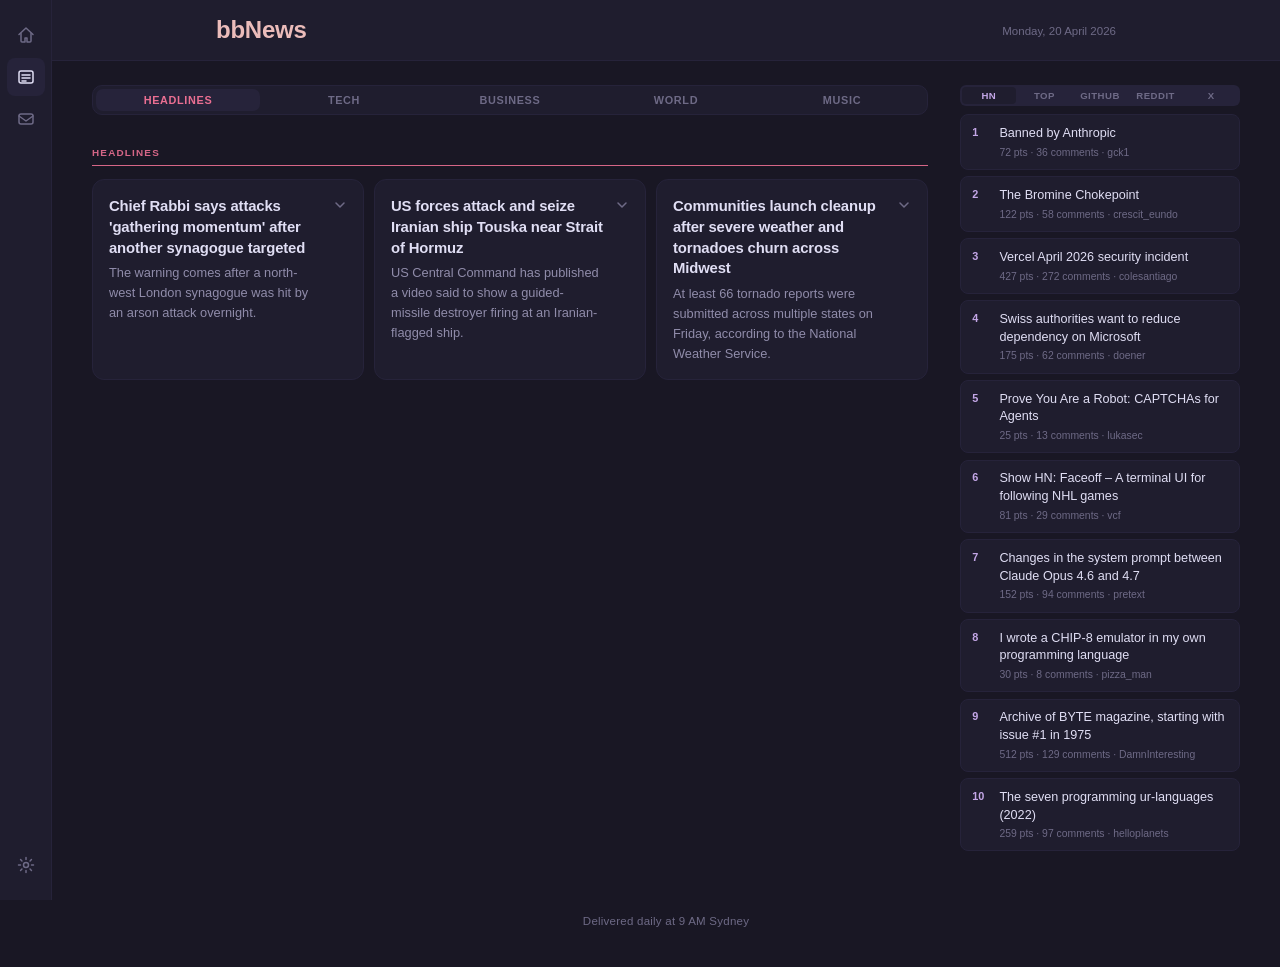
<file: index.html>
<!DOCTYPE html>
<html lang="en">
<head>
  <meta charset="UTF-8" />
  <meta name="viewport" content="width=device-width, initial-scale=1.0" />
  <title>bbNews</title>
  <link rel="icon" type="image/svg+xml" href="favicon.svg" />
  <link rel="stylesheet" href="style.css" />
</head>
<body>
  <header>
    <div class="header-inner">
      <h1>bbNews</h1>
      <div id="news-date"></div>
    </div>
  </header>

  <main>
    <div id="news-container"></div>
    <aside id="hn-container"></aside>
  </main>

  <footer>Delivered daily at 9 AM Sydney</footer>

  <script src="nav.js"></script>
  <script src="app.js"></script>
</body>
</html>
</file>
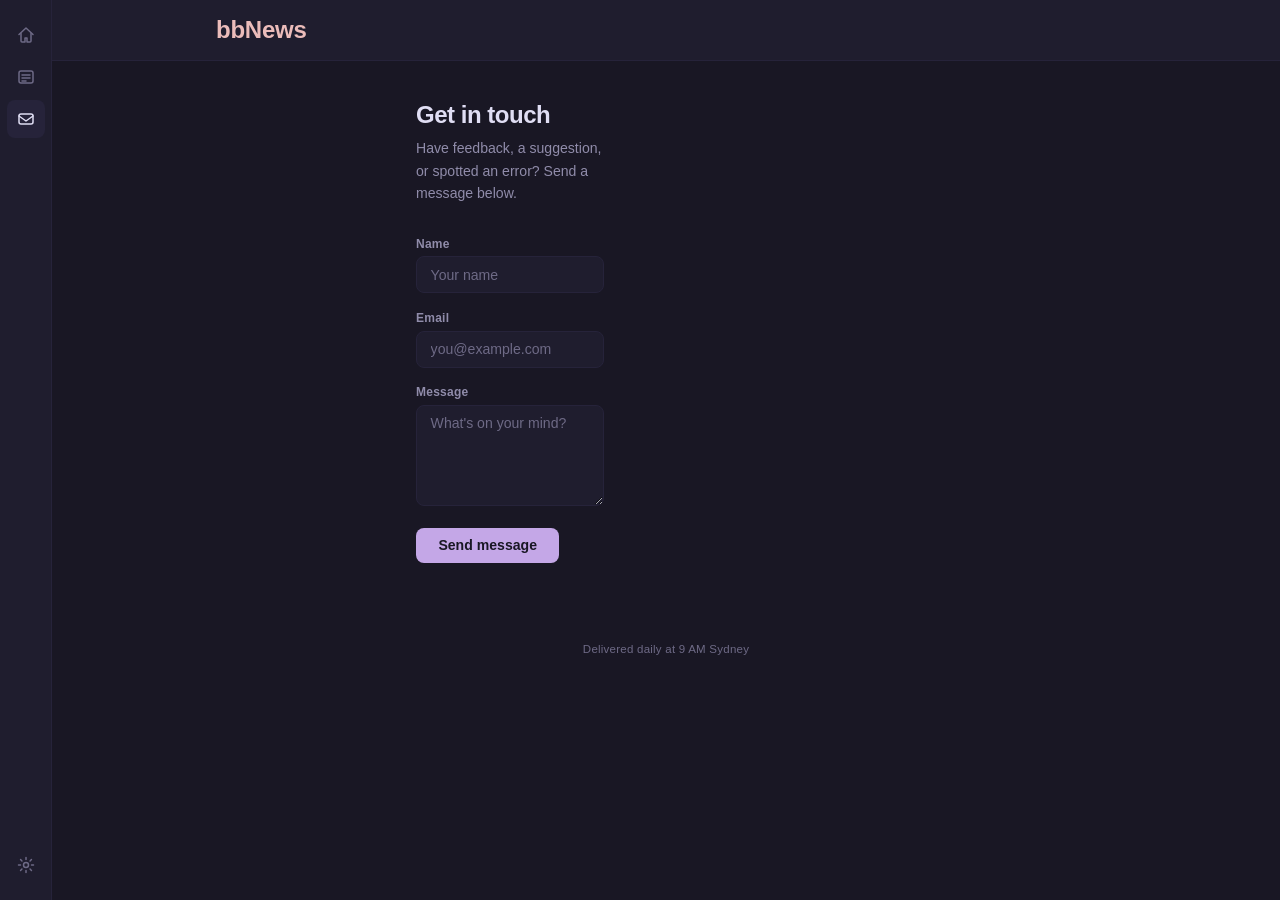
<file: contact.html>
<!DOCTYPE html>
<html lang="en">
<head>
  <meta charset="UTF-8" />
  <meta name="viewport" content="width=device-width, initial-scale=1.0" />
  <title>bbNews — Contact</title>
  <link rel="icon" type="image/svg+xml" href="favicon.svg" />
  <link rel="stylesheet" href="style.css" />
</head>
<body>
  <header>
    <div class="header-inner">
      <h1>bbNews</h1>
    </div>
  </header>

  <main class="contact-main">
    <div class="contact-wrap">
      <h2>Get in touch</h2>
      <p>Have feedback, a suggestion, or spotted an error? Send a message below.</p>

      <form name="contact" method="POST" data-netlify="true" class="contact-form">
        <input type="hidden" name="form-name" value="contact" />
        <div class="field">
          <label for="name">Name</label>
          <input type="text" id="name" name="name" required placeholder="Your name" />
        </div>
        <div class="field">
          <label for="email">Email</label>
          <input type="email" id="email" name="email" required placeholder="you@example.com" />
        </div>
        <div class="field">
          <label for="message">Message</label>
          <textarea id="message" name="message" required rows="5" placeholder="What's on your mind?"></textarea>
        </div>
        <button type="submit" class="submit-btn">Send message</button>
      </form>
    </div>
  </main>

  <footer>Delivered daily at 9 AM Sydney</footer>

  <script src="nav.js"></script>
</body>
</html>
</file>
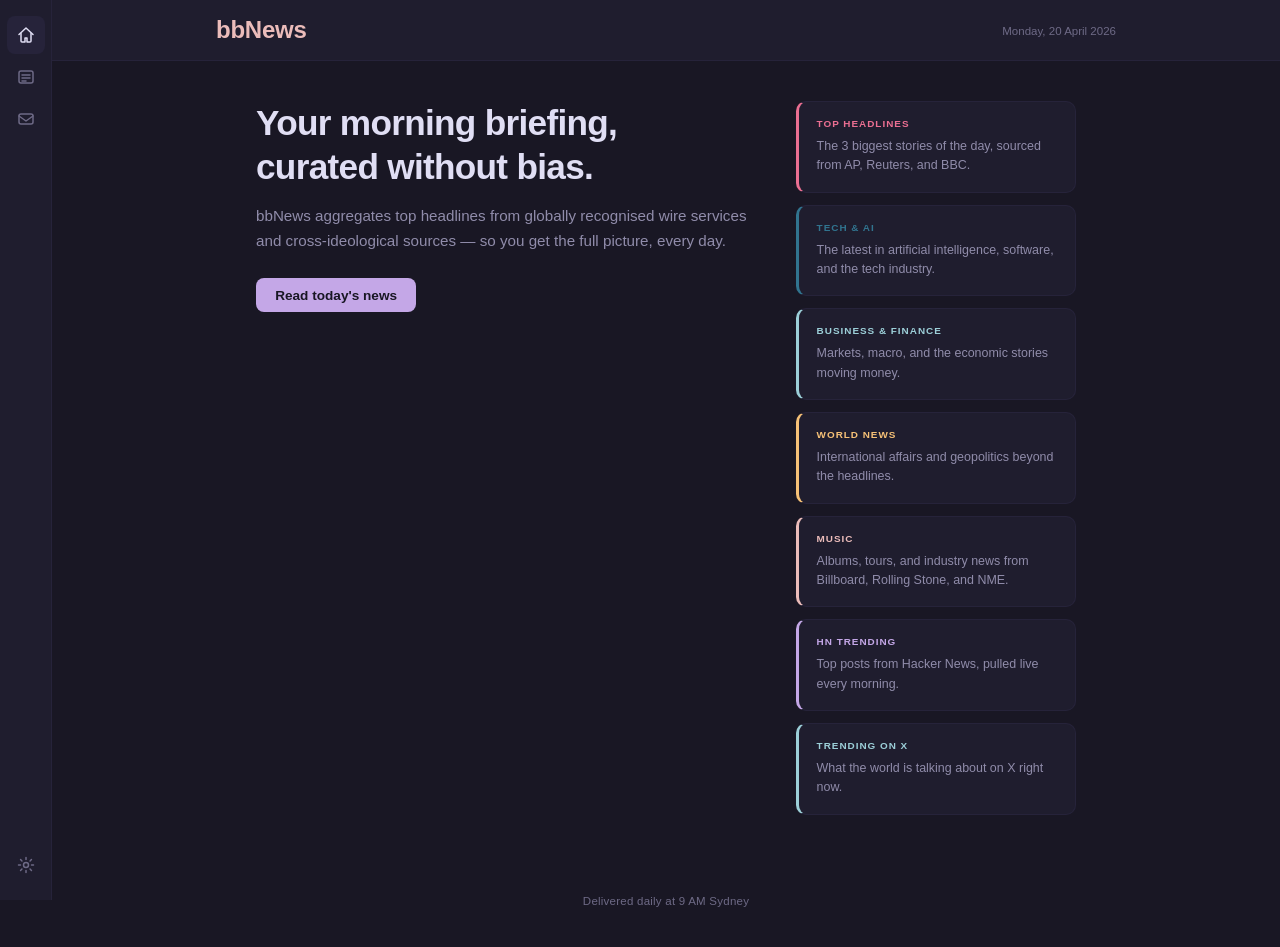
<file: home.html>
<!DOCTYPE html>
<html lang="en">
<head>
  <meta charset="UTF-8" />
  <meta name="viewport" content="width=device-width, initial-scale=1.0" />
  <title>bbNews — Home</title>
  <link rel="icon" type="image/svg+xml" href="favicon.svg" />
  <link rel="stylesheet" href="style.css" />
</head>
<body>
  <header>
    <div class="header-inner">
      <h1>bbNews</h1>
      <div id="news-date"></div>
    </div>
  </header>

  <main class="home-main">
    <div class="home-hero">
      <h2>Your morning briefing,<br>curated without bias.</h2>
      <p>bbNews aggregates top headlines from globally recognised wire services and cross-ideological sources — so you get the full picture, every day.</p>
      <a href="index.html" class="home-cta">Read today's news</a>
    </div>

    <div class="home-grid">
      <div class="home-card accent-love">
        <div class="home-card-label label-red">Top Headlines</div>
        <p>The 3 biggest stories of the day, sourced from AP, Reuters, and BBC.</p>
      </div>
      <div class="home-card accent-pine">
        <div class="home-card-label label-blue">Tech &amp; AI</div>
        <p>The latest in artificial intelligence, software, and the tech industry.</p>
      </div>
      <div class="home-card accent-foam">
        <div class="home-card-label label-green">Business &amp; Finance</div>
        <p>Markets, macro, and the economic stories moving money.</p>
      </div>
      <div class="home-card accent-gold">
        <div class="home-card-label label-yellow">World News</div>
        <p>International affairs and geopolitics beyond the headlines.</p>
      </div>
      <div class="home-card accent-rose">
        <div class="home-card-label label-rose">Music</div>
        <p>Albums, tours, and industry news from Billboard, Rolling Stone, and NME.</p>
      </div>
      <div class="home-card accent-iris">
        <div class="home-card-label label-iris">HN Trending</div>
        <p>Top posts from Hacker News, pulled live every morning.</p>
      </div>
      <div class="home-card accent-foam-x">
        <div class="home-card-label label-foam">Trending on X</div>
        <p>What the world is talking about on X right now.</p>
      </div>
    </div>
  </main>

  <footer>Delivered daily at 9 AM Sydney</footer>

  <script src="nav.js"></script>
  <script>
    fetch('news.json').then(r => r.json()).then(({ date }) => {
      document.getElementById('news-date').textContent = date;
    }).catch(() => {});
  </script>
</body>
</html>
</file>
<file: style.css>
/* ── Rosé Pine — Main ───────────────────────────────────── */
:root {
  --base:    #191724;
  --surface: #1f1d2e;
  --overlay: #26233a;
  --muted:   #6e6a86;
  --subtle:  #908caa;
  --text:    #e0def4;
  --love:    #eb6f92;
  --gold:    #f6c177;
  --rose:    #ebbcba;
  --pine:    #31748f;
  --foam:    #9ccfd8;
  --iris:    #c4a7e7;
  --hl-med:  #403d52;
  --hl-high: #524f67;
}

*, *::before, *::after { box-sizing: border-box; margin: 0; padding: 0; }

html { scroll-behavior: smooth; }

body {
  font-family: -apple-system, BlinkMacSystemFont, 'Segoe UI', sans-serif;
  background: var(--base);
  color: var(--text);
  min-height: 100vh;
  font-size: 16px;
  -webkit-font-smoothing: antialiased;
}

/* ── Entrance animation ──────────────────────────────────── */
@keyframes fadeUp {
  from { opacity: 0; transform: translateY(10px); }
  to   { opacity: 1; transform: translateY(0); }
}

.fade-in {
  opacity: 0;
  animation: fadeUp 0.4s ease forwards;
}

/* ── Header ─────────────────────────────────────────────── */
header {
  background: var(--surface);
  padding: 1rem 1.25rem;
  border-bottom: 1px solid var(--overlay);
  position: sticky;
  top: 0;
  z-index: 10;
  backdrop-filter: blur(12px);
  -webkit-backdrop-filter: blur(12px);
}

.header-inner {
  max-width: 900px;
  margin: 0 auto;
  display: flex;
  align-items: center;
  justify-content: space-between;
  gap: 0.75rem;
}

header h1 {
  font-size: clamp(1.1rem, 4vw, 1.5rem);
  font-weight: 700;
  color: var(--rose);
  letter-spacing: -0.01em;
}

#news-date {
  font-size: 0.72rem;
  color: var(--muted);
  line-height: 1.5;
  margin-top: 0.15rem;
}

/* ── Nav sidebar ─────────────────────────────────────────── */
#nav-sidebar {
  display: none;
  position: fixed;
  left: 0;
  top: 0;
  bottom: 0;
  width: 52px;
  background: var(--surface);
  border-right: 1px solid var(--overlay);
  z-index: 20;
  flex-direction: column;
  align-items: center;
  padding: 1rem 0;
  gap: 0.25rem;
}

@media (min-width: 860px) {
  #nav-sidebar { display: flex; }
  body { padding-left: 52px; }
}

.nav-spacer { flex: 1; }

.nav-link {
  position: relative;
  display: flex;
  align-items: center;
  justify-content: center;
  width: 38px;
  height: 38px;
  border-radius: 8px;
  color: var(--muted);
  text-decoration: none;
  transition: background 0.15s ease, color 0.15s ease;
  background: none;
  border: none;
  padding: 0;
  cursor: pointer;
  font: inherit;
}

.nav-link:hover  { background: var(--overlay); color: var(--subtle); }
.nav-link.active { background: var(--overlay); color: var(--text); }

.nav-link::after {
  content: attr(data-label);
  position: absolute;
  left: calc(100% + 10px);
  top: 50%;
  transform: translateY(-50%);
  background: var(--overlay);
  color: var(--text);
  font-size: 0.72rem;
  font-weight: 500;
  white-space: nowrap;
  padding: 0.3rem 0.65rem;
  border-radius: 6px;
  border: 1px solid var(--hl-med);
  pointer-events: none;
  opacity: 0;
  transition: opacity 0.15s ease;
  z-index: 30;
}

.nav-link:hover::after { opacity: 1; }

/* ── Settings popout ─────────────────────────────────────── */
#settings-popout {
  display: none;
  position: fixed;
  left: 60px;
  bottom: 8px;
  width: 196px;
  background: var(--surface);
  border: 1px solid var(--hl-med);
  border-radius: 10px;
  padding: 0.75rem;
  z-index: 100;
  box-shadow: 0 8px 24px rgba(0,0,0,0.35);
  opacity: 0;
  transform: translateX(-6px);
  pointer-events: none;
  transition: opacity 0.15s ease, transform 0.15s ease;
}

@media (min-width: 860px) {
  #settings-popout { display: block; }
}

#settings-popout.open {
  opacity: 1;
  transform: translateX(0);
  pointer-events: all;
}

.settings-title {
  font-size: 0.63rem;
  font-weight: 700;
  color: var(--muted);
  letter-spacing: 0.1em;
  text-transform: uppercase;
  margin-bottom: 0.55rem;
}

.settings-row {
  display: flex;
  align-items: center;
  justify-content: space-between;
  padding: 0.45rem 0;
  font-size: 0.8rem;
  color: var(--subtle);
  cursor: pointer;
  user-select: none;
  gap: 0.5rem;
}

.settings-row + .settings-row {
  border-top: 1px solid var(--overlay);
}

.toggle-wrap { display: flex; align-items: center; flex-shrink: 0; }

.toggle-wrap input[type="checkbox"] {
  position: absolute;
  opacity: 0;
  width: 0;
  height: 0;
}

.toggle-track {
  width: 32px;
  height: 18px;
  background: var(--overlay);
  border: 1px solid var(--hl-med);
  border-radius: 9px;
  position: relative;
  transition: background 0.2s ease, border-color 0.2s ease;
  cursor: pointer;
  flex-shrink: 0;
}

.toggle-thumb {
  position: absolute;
  top: 2px;
  left: 2px;
  width: 12px;
  height: 12px;
  border-radius: 50%;
  background: var(--muted);
  transition: transform 0.2s ease, background 0.2s ease;
}

.toggle-wrap input:checked + .toggle-track {
  background: var(--iris);
  border-color: var(--iris);
}

.toggle-wrap input:checked + .toggle-track .toggle-thumb {
  transform: translateX(14px);
  background: var(--base);
}

/* ── Light mode (Rosé Pine Dawn) ─────────────────────────── */
body.light-mode {
  --base:    #faf4ed;
  --surface: #fffaf3;
  --overlay: #f2e9de;
  --muted:   #9893a5;
  --subtle:  #797593;
  --text:    #575279;
  --love:    #b4637a;
  --gold:    #ea9d34;
  --rose:    #d7827a;
  --pine:    #286983;
  --foam:    #56949f;
  --iris:    #907aa9;
  --hl-med:  #dfdad9;
  --hl-high: #cecacd;
}

/* ── List view ───────────────────────────────────────────── */
body.list-view .section-grid {
  grid-template-columns: 1fr !important;
}

body.list-view .article summary {
  padding: 0.6rem 0.85rem;
}

body.list-view .article h2 {
  font-size: 0.85rem;
}

body.list-view .preview {
  display: none;
}

/* ── Main layout ─────────────────────────────────────────── */
main {
  max-width: 1180px;
  margin: 1.5rem auto;
  padding: 0 1rem;
  display: grid;
  grid-template-columns: 1fr;
  gap: 2rem;
  align-items: start;
}

@media (min-width: 860px) {
  main {
    grid-template-columns: 1fr 280px;
  }
}

#news-container {
  display: flex;
  flex-direction: column;
  gap: 2rem;
}

/* ── Section labels ──────────────────────────────────────── */
.section-label {
  font-size: 0.62rem;
  font-weight: 700;
  letter-spacing: 0.12em;
  text-transform: uppercase;
  margin-bottom: 0.8rem;
  padding-bottom: 0.45rem;
  border-bottom: 1px solid currentColor;
  opacity: 0.9;
}
.label-red    { color: var(--love); }
.label-blue   { color: var(--pine); }
.label-green  { color: var(--foam); }
.label-yellow { color: var(--gold); }
.label-iris   { color: var(--iris); }
.label-rose   { color: var(--rose); }

/* ── Grid ────────────────────────────────────────────────── */
.section-grid {
  display: grid;
  gap: 0.65rem;
  grid-template-columns: 1fr;
  margin-bottom: 0.75rem;
}

@media (min-width: 540px) {
  .section-grid {
    grid-template-columns: repeat(auto-fill, minmax(220px, 1fr));
  }
}

/* ── Cards ───────────────────────────────────────────────── */
.article {
  background: var(--surface);
  border-radius: 12px;
  border: 1px solid var(--overlay);
  overflow: hidden;
  transition:
    border-color 0.25s ease,
    box-shadow   0.25s ease,
    transform    0.2s ease;
  will-change: transform;
}

.article:hover {
  transform: translateY(-2px);
  box-shadow: 0 8px 24px rgba(0, 0, 0, 0.3);
}

/* Accent left border per section when open */
.article[open] { border-color: var(--hl-high); }
.article.accent-love[open] { border-left: 3px solid var(--love); }
.article.accent-pine[open] { border-left: 3px solid var(--pine); }
.article.accent-foam[open] { border-left: 3px solid var(--foam); }
.article.accent-gold[open] { border-left: 3px solid var(--gold); }
.article.accent-rose[open] { border-left: 3px solid var(--rose); }

/* ── Summary (collapsed state) ───────────────────────────── */
.article summary {
  display: flex;
  align-items: flex-start;
  gap: 0.75rem;
  padding: 1rem;
  cursor: pointer;
  list-style: none;
  -webkit-tap-highlight-color: transparent;
  user-select: none;
  transition: background 0.15s ease;
}

.article summary::-webkit-details-marker { display: none; }

.article summary:hover  { background: rgba(255,255,255,0.03); }
.article summary:active { background: var(--overlay); }

.summary-inner { flex: 1; min-width: 0; }

.article h2 {
  font-size: 0.93rem;
  font-weight: 600;
  line-height: 1.4;
  color: var(--text);
  margin-bottom: 0.3rem;
  letter-spacing: -0.01em;
}

.preview {
  font-size: 0.8rem;
  line-height: 1.55;
  color: var(--subtle);
}

/* ── Chevron ─────────────────────────────────────────────── */
.chevron {
  flex-shrink: 0;
  margin-top: 2px;
  color: var(--muted);
  transition: transform 0.3s cubic-bezier(0.34, 1.56, 0.64, 1), color 0.2s ease;
  display: flex;
  align-items: center;
}

.article[open] .chevron {
  transform: rotate(180deg);
  color: var(--subtle);
}

/* ── Expanded content ────────────────────────────────────── */
.expanded {
  overflow: hidden;
  transition: height 0.32s cubic-bezier(0.4, 0, 0.2, 1);
}

.expanded p {
  font-size: 0.86rem;
  line-height: 1.75;
  color: var(--subtle);
  padding: 0.75rem 1rem 0.5rem;
  border-top: 1px solid var(--overlay);
}

.source {
  display: block;
  font-size: 0.72rem;
  color: var(--muted);
  padding: 0 1rem 0.85rem;
  letter-spacing: 0.01em;
}

.lean-dot {
  display: inline-block;
  width: 6px;
  height: 6px;
  border-radius: 50%;
  margin-right: 4px;
  vertical-align: middle;
  margin-bottom: 1px;
}
.lean-left         { background: #5b8dee; }
.lean-center-left  { background: #82b4ee; }
.lean-center       { background: var(--muted); }
.lean-center-right { background: #e8a97e; }
.lean-right        { background: var(--love); }

.single { grid-column: 1 / -1; }

@media (min-width: 540px) {
  .article.spanning { grid-column: 1 / -1; }
}

/* ── label-foam for legacy compat ────────────────────────────── */
.label-foam { color: var(--foam); }

/* ── Home page ───────────────────────────────────────────── */
.home-main {
  max-width: 860px;
  margin: 2.5rem auto;
  padding: 0 1.25rem;
}

.home-hero {
  margin-bottom: 2.5rem;
}

.home-hero h2 {
  font-size: clamp(1.5rem, 4vw, 2.2rem);
  font-weight: 700;
  color: var(--text);
  line-height: 1.25;
  margin-bottom: 0.85rem;
  letter-spacing: -0.02em;
}

.home-hero p {
  font-size: 0.95rem;
  color: var(--subtle);
  line-height: 1.7;
  max-width: 520px;
  margin-bottom: 1.5rem;
}

.home-cta {
  display: inline-block;
  background: var(--iris);
  color: var(--base);
  font-size: 0.85rem;
  font-weight: 600;
  padding: 0.6rem 1.2rem;
  border-radius: 8px;
  text-decoration: none;
  transition: opacity 0.15s ease;
}

.home-cta:hover { opacity: 0.82; }

.home-grid {
  display: grid;
  grid-template-columns: repeat(auto-fill, minmax(200px, 1fr));
  gap: 0.75rem;
}

.home-card {
  background: var(--surface);
  border: 1px solid var(--overlay);
  border-left: 3px solid var(--overlay);
  border-radius: 10px;
  padding: 1rem 1.1rem;
  transition: border-color 0.2s ease;
}

.home-card:hover { border-color: var(--hl-high); }
.home-card.accent-love  { border-left-color: var(--love); }
.home-card.accent-pine  { border-left-color: var(--pine); }
.home-card.accent-foam  { border-left-color: var(--foam); }
.home-card.accent-gold  { border-left-color: var(--gold); }
.home-card.accent-iris  { border-left-color: var(--iris); }
.home-card.accent-rose  { border-left-color: var(--rose); }
.home-card.accent-foam-x { border-left-color: var(--foam); }

.home-card-label {
  font-size: 0.62rem;
  font-weight: 700;
  text-transform: uppercase;
  letter-spacing: 0.1em;
  margin-bottom: 0.5rem;
}

.home-card p {
  font-size: 0.78rem;
  color: var(--subtle);
  line-height: 1.55;
}

/* ── Contact page ────────────────────────────────────────── */
.contact-main {
  max-width: 540px;
  margin: 2.5rem auto;
  padding: 0 1.25rem;
}

.contact-wrap h2 {
  font-size: 1.5rem;
  font-weight: 700;
  color: var(--text);
  margin-bottom: 0.5rem;
  letter-spacing: -0.02em;
}

.contact-wrap > p {
  font-size: 0.88rem;
  color: var(--subtle);
  line-height: 1.6;
  margin-bottom: 2rem;
}

.contact-form .field {
  margin-bottom: 1.1rem;
}

.contact-form label {
  display: block;
  font-size: 0.75rem;
  font-weight: 600;
  color: var(--subtle);
  margin-bottom: 0.35rem;
  letter-spacing: 0.02em;
}

.contact-form input,
.contact-form textarea {
  width: 100%;
  background: var(--surface);
  border: 1px solid var(--overlay);
  border-radius: 8px;
  padding: 0.6rem 0.85rem;
  font-size: 0.88rem;
  color: var(--text);
  font-family: inherit;
  transition: border-color 0.2s ease;
  outline: none;
  resize: vertical;
}

.contact-form input:focus,
.contact-form textarea:focus {
  border-color: var(--iris);
}

.contact-form input::placeholder,
.contact-form textarea::placeholder {
  color: var(--muted);
}

.submit-btn {
  background: var(--iris);
  color: var(--base);
  border: none;
  border-radius: 8px;
  padding: 0.6rem 1.4rem;
  font-size: 0.88rem;
  font-weight: 600;
  cursor: pointer;
  font-family: inherit;
  transition: opacity 0.15s ease;
}

.submit-btn:hover { opacity: 0.82; }

/* ── Section pager tabs (main column) ───────────────────────── */
.section-tabs {
  display: flex;
  gap: 2px;
  background: var(--surface);
  border: 1px solid var(--overlay);
  border-radius: 10px;
  padding: 3px;
  overflow-x: auto;
  scrollbar-width: none;
  flex-shrink: 0;
}
.section-tabs::-webkit-scrollbar { display: none; }

.section-tab {
  flex: 1;
  min-width: 0;
  background: none;
  border: none;
  border-radius: 7px;
  padding: 0.3rem 0.5rem;
  font-size: 0.68rem;
  font-weight: 700;
  text-transform: uppercase;
  letter-spacing: 0.06em;
  color: var(--muted);
  cursor: pointer;
  font-family: inherit;
  white-space: nowrap;
  transition: background 0.15s ease, color 0.15s ease;
}

.section-tab.active {
  background: var(--overlay);
}

/* ── Sidebar tabs ────────────────────────────────────────────── */
.sidebar-tabs {
  display: flex;
  gap: 2px;
  background: var(--overlay);
  border-radius: 6px;
  padding: 2px;
  flex-shrink: 0;
}

.sidebar-tab {
  flex: 1;
  background: none;
  border: none;
  border-radius: 4px;
  padding: 0.2rem 0.35rem;
  font-size: 0.6rem;
  font-weight: 700;
  text-transform: uppercase;
  letter-spacing: 0.05em;
  color: var(--muted);
  cursor: pointer;
  font-family: inherit;
  white-space: nowrap;
  transition: background 0.15s ease, color 0.15s ease;
}

.sidebar-tab.active {
  background: var(--surface);
}

/* ── Sidebar container & panel ───────────────────────────────── */
#hn-container {
  display: flex;
  flex-direction: column;
  gap: 0.5rem;
}

@media (min-width: 860px) {
  #hn-container {
    position: sticky;
    top: 4.5rem;
    max-height: calc(100vh - 5rem);
    overflow-y: auto;
    scrollbar-width: thin;
    scrollbar-color: var(--overlay) transparent;
  }
}

.sidebar-panel {
  flex-direction: column;
  gap: 0.4rem;
}

/* ── Shared sidebar item ─────────────────────────────────────── */
.sidebar-item {
  display: flex;
  gap: 0.6rem;
  align-items: flex-start;
  padding: 0.6rem 0.7rem;
  background: var(--surface);
  border: 1px solid var(--overlay);
  border-radius: 8px;
  text-decoration: none;
  color: var(--text);
  transition: background 0.15s ease, border-color 0.2s ease, transform 0.15s ease;
}

.hn-item:hover    { background: var(--overlay); border-color: var(--iris); transform: translateX(2px); }
.gh-item:hover    { background: var(--overlay); border-color: var(--pine); transform: translateX(2px); }
.reddit-item:hover{ background: var(--overlay); border-color: var(--love); transform: translateX(2px); }
.x-item:hover     { background: var(--overlay); border-color: var(--foam); transform: translateX(2px); }

/* Rank numbers */
.s-rank {
  font-size: 0.68rem;
  font-weight: 700;
  min-width: 1.1rem;
  padding-top: 1px;
  flex-shrink: 0;
}
.s-rank.iris { color: var(--iris); }
.s-rank.pine { color: var(--pine); }
.s-rank.love { color: var(--love); }
.s-rank.foam { color: var(--foam); }

/* Shared text */
.s-title {
  font-size: 0.79rem;
  font-weight: 500;
  line-height: 1.4;
  color: var(--text);
  margin-bottom: 0.2rem;
}

.s-meta {
  font-size: 0.65rem;
  color: var(--muted);
  line-height: 1.3;
}

/* GitHub-specific */
.gh-name { font-weight: 600; }

.gh-desc {
  font-size: 0.72rem;
  color: var(--subtle);
  line-height: 1.35;
  margin-bottom: 0.2rem;
}

/* ── Footer ──────────────────────────────────────────────── */
footer {
  text-align: center;
  padding: 2.5rem 1rem;
  font-size: 0.72rem;
  color: var(--muted);
  letter-spacing: 0.02em;
}

.error {
  color: var(--love);
  font-size: 0.9rem;
  padding: 1rem;
}

/* ── Reduced motion ──────────────────────────────────────── */
@media (prefers-reduced-motion: reduce) {
  .fade-in { animation: none; opacity: 1; }
  .article, .chevron, .expanded { transition: none; }
  .article:hover { transform: none; }
}
</file>
